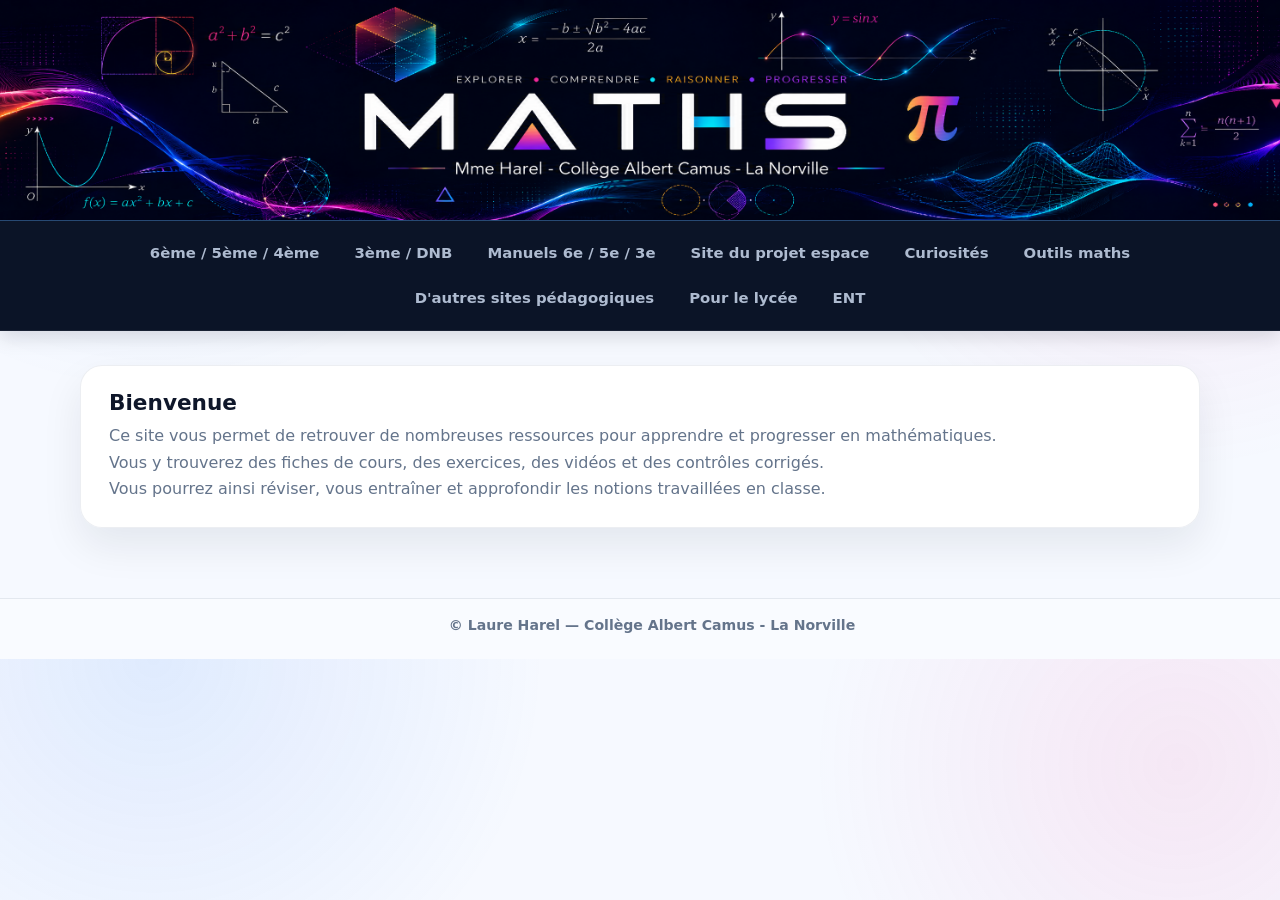
<file: index.html>
<!DOCTYPE html><html lang="fr"><head><meta charset="UTF-8"><meta name="viewport" content="width=device-width,initial-scale=1.0"><title>Site de Mme Harel</title><link rel="stylesheet" href="styles.css"><script src="nav.js" defer></script></head><body><header class="hero"><div class="grid"></div><div class="glow g1"></div><div class="glow g2"></div><div class="glow g3"></div><div class="hero-inner"><div class="hero-copy"><a class="site-home" href="index.html"><div class="badge"><i></i>Mathématiques</div><h1>Site de Mme Harel</h1></a><div class="school">Collège Albert Camus</div><div class="place">La Norville</div></div></div></header><nav class="navbar"><div class="nav-inner"><a class="nav-link" href="6e-5e-4e.html">6ème / 5ème / 4ème</a><a class="nav-link" href="3e-dnb.html">3ème / DNB</a><a class="nav-link" href="manuels.html">Manuels 6e / 5e / 3e</a><a class="nav-link" href="https://espacecamus.github.io/" target="_blank" rel="noopener">Site du projet espace</a><a class="nav-link" href="curiosites.html">Curiosités</a><a class="nav-link" href="outils-maths.html">Outils maths</a><a class="nav-link" href="autres-sites.html">D'autres sites pédagogiques</a><a class="nav-link" href="lycee.html">Pour le lycée</a><a class="nav-link" href="https://www.moncollege-ent.essonne.fr" target="_blank" rel="noopener">ENT</a></div></nav><main><section class="panel welcome"><h2>Bienvenue</h2><p>Ce site vous permet de retrouver de nombreuses ressources pour apprendre et progresser en mathématiques.<br>Vous y trouverez des fiches de cours, des exercices, des vidéos et des contrôles corrigés.<br>Vous pourrez ainsi réviser, vous entraîner et approfondir les notions travaillées en classe.</p></section></main><!-- accueil sans vignettes · refresh deployment --></body></html>
</file>
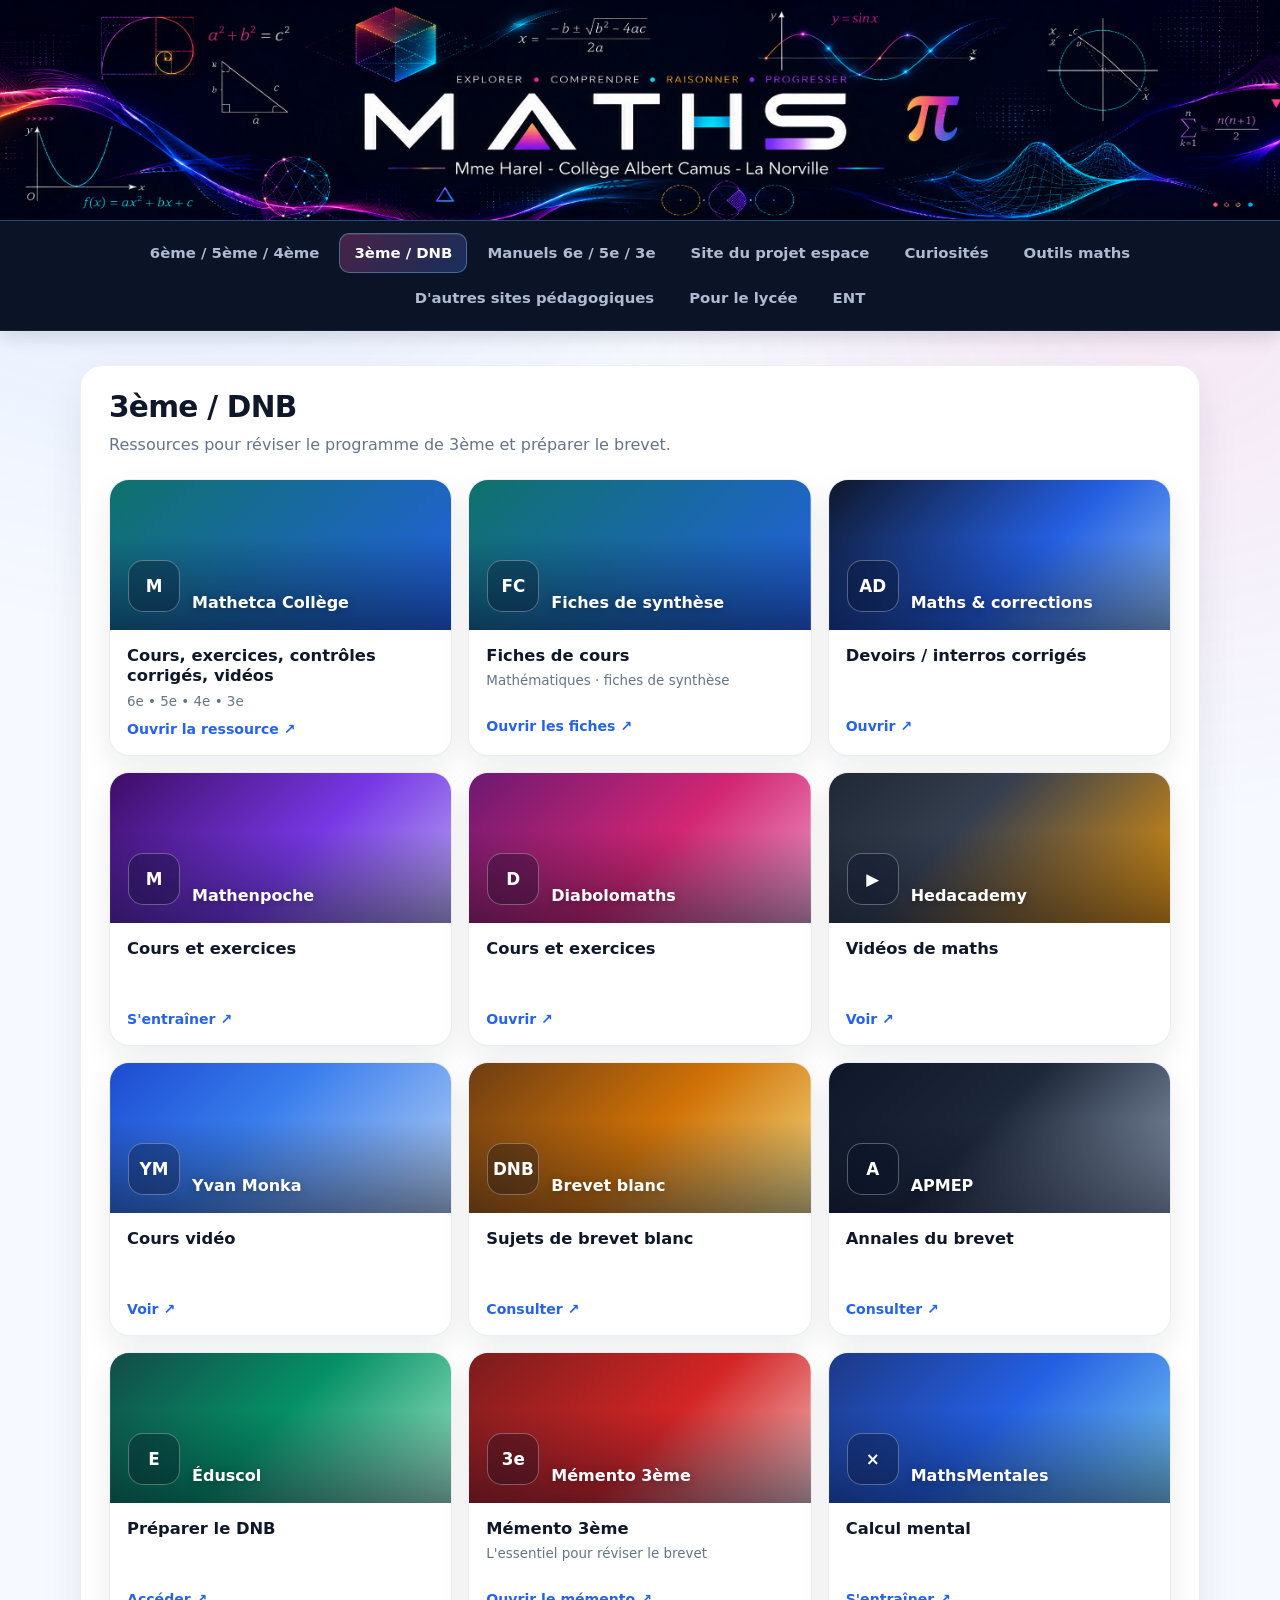
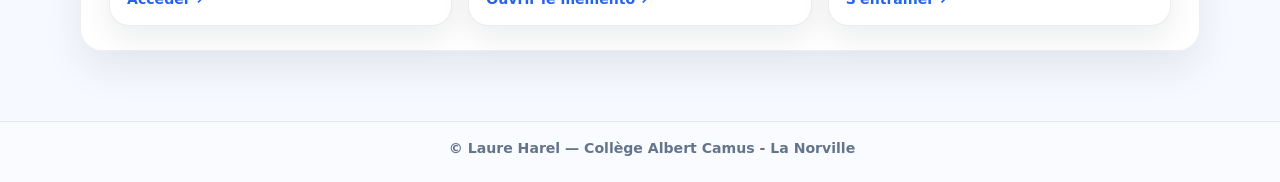
<file: 3e-dnb.html>
<!DOCTYPE html><html lang="fr"><head><meta charset="UTF-8"><meta name="viewport" content="width=device-width,initial-scale=1.0"><title>3ème / DNB - Site de Mme Harel</title><link rel="stylesheet" href="styles.css"><script src="nav.js" defer></script></head><body><header class="hero"><div class="grid"></div><div class="glow g1"></div><div class="glow g2"></div><div class="hero-inner"><div class="hero-copy"><a class="site-home" href="index.html"><div class="badge"><i></i>Mathématiques</div><h1>Site de Mme Harel</h1></a><div class="school">Collège Albert Camus</div><div class="place">La Norville</div></div></div></header><nav class="navbar"><div class="nav-inner"><a class="nav-link" href="6e-5e-4e.html">6ème / 5ème / 4ème</a><a class="nav-link active" href="3e-dnb.html">3ème / DNB</a><a class="nav-link" href="manuels.html">Manuels 6e / 5e / 3e</a><a class="nav-link" href="https://espacecamus.github.io/" target="_blank" rel="noopener">Site du projet espace</a><a class="nav-link" href="curiosites.html">Curiosités</a><a class="nav-link" href="outils-maths.html">Outils maths</a><a class="nav-link" href="autres-sites.html">D'autres sites pédagogiques</a><a class="nav-link" href="lycee.html">Pour le lycée</a><a class="nav-link" href="https://www.moncollege-ent.essonne.fr" target="_blank" rel="noopener">ENT</a></div></nav><main><section class="panel resources"><div class="resources-head"><h2>3ème / DNB</h2><p>Ressources pour réviser le programme de 3ème et préparer le brevet.</p></div><div class="resource-grid"><a class="resource-card" style="--bg:linear-gradient(135deg,#0f766e,#2563eb)" href="https://mathetca.fr/college-mathetca" target="_blank" rel="noopener"><div class="thumb"><div class="thumb-mark">M</div><div class="thumb-name">Mathetca Collège</div></div><div class="resource-body"><div class="resource-title">Cours, exercices, contrôles corrigés, vidéos</div><div class="resource-site">6e • 5e • 4e • 3e</div><div class="resource-action">Ouvrir la ressource ↗</div></div></a><a class="resource-card" style="--bg:linear-gradient(135deg,#0f766e,#2563eb)" href="https://pi.ac3j.fr/mathematiques-fiches-synthese/#C" target="_blank" rel="noopener"><div class="thumb"><div class="thumb-mark">FC</div><div class="thumb-name">Fiches de synthèse</div></div><div class="resource-body"><div class="resource-title">Fiches de cours</div><div class="resource-site">Mathématiques · fiches de synthèse</div><div class="resource-action">Ouvrir les fiches ↗</div></div></a><a class="resource-card d2" href="https://anabelledesgardin.wixsite.com/maths/3eme" target="_blank" rel="noopener"><div class="thumb"><div class="thumb-mark">AD</div><div class="thumb-name">Maths & corrections</div></div><div class="resource-body"><div class="resource-title">Devoirs / interros corrigés</div><div class="resource-action">Ouvrir ↗</div></div></a><a class="resource-card d3" href="https://mathenpoche.sesamath.net/" target="_blank" rel="noopener"><div class="thumb"><div class="thumb-mark">M</div><div class="thumb-name">Mathenpoche</div></div><div class="resource-body"><div class="resource-title">Cours et exercices</div><div class="resource-action">S'entraîner ↗</div></div></a><a class="resource-card d4" href="https://diabolomaths.fr/" target="_blank" rel="noopener"><div class="thumb"><div class="thumb-mark">D</div><div class="thumb-name">Diabolomaths</div></div><div class="resource-body"><div class="resource-title">Cours et exercices</div><div class="resource-action">Ouvrir ↗</div></div></a><a class="resource-card d5" href="https://www.youtube.com/channel/UC8SRYHgGMqAYZehYdznaqvQ" target="_blank" rel="noopener"><div class="thumb"><div class="thumb-mark">▶</div><div class="thumb-name">Hedacademy</div></div><div class="resource-body"><div class="resource-title">Vidéos de maths</div><div class="resource-action">Voir ↗</div></div></a><a class="resource-card d6" href="https://www.youtube.com/channel/UCaDqmzanCq4ZYhdEm0Df9Qg" target="_blank" rel="noopener"><div class="thumb"><div class="thumb-mark">YM</div><div class="thumb-name">Yvan Monka</div></div><div class="resource-body"><div class="resource-title">Cours vidéo</div><div class="resource-action">Voir ↗</div></div></a><a class="resource-card d7" href="https://www.toupty.com/sujets-brevet-blanc-corriges-3eme.html#gsc.tab=0" target="_blank" rel="noopener"><div class="thumb"><div class="thumb-mark">DNB</div><div class="thumb-name">Brevet blanc</div></div><div class="resource-body"><div class="resource-title">Sujets de brevet blanc</div><div class="resource-action">Consulter ↗</div></div></a><a class="resource-card d8" href="https://www.apmep.fr/Annales-du-Brevet-des-colleges" target="_blank" rel="noopener"><div class="thumb"><div class="thumb-mark">A</div><div class="thumb-name">APMEP</div></div><div class="resource-body"><div class="resource-title">Annales du brevet</div><div class="resource-action">Consulter ↗</div></div></a><a class="resource-card d9" href="https://eduscol.education.fr/711/preparer-le-diplome-national-du-brevet-dnb-avec-les-sujets-des-annales" target="_blank" rel="noopener"><div class="thumb"><div class="thumb-mark">E</div><div class="thumb-name">Éduscol</div></div><div class="resource-body"><div class="resource-title">Préparer le DNB</div><div class="resource-action">Accéder ↗</div></div></a><a class="resource-card d11" href="https://blogpeda.region-academique-nouvelle-aquitaine.fr/wp-content/uploads/sites/202/2018/06/fiche-memento-brevet.pdf" target="_blank" rel="noopener"><div class="thumb"><div class="thumb-mark">3e</div><div class="thumb-name">Mémento 3ème</div></div><div class="resource-body"><div class="resource-title">Mémento 3ème</div><div class="resource-site">L'essentiel pour réviser le brevet</div><div class="resource-action">Ouvrir le mémento ↗</div></div></a><a class="resource-card d12" href="https://mathsmentales.net/" target="_blank" rel="noopener"><div class="thumb"><div class="thumb-mark">×</div><div class="thumb-name">MathsMentales</div></div><div class="resource-body"><div class="resource-title">Calcul mental</div><div class="resource-action">S'entraîner ↗</div></div></a></div></section></main></body></html>
</file>
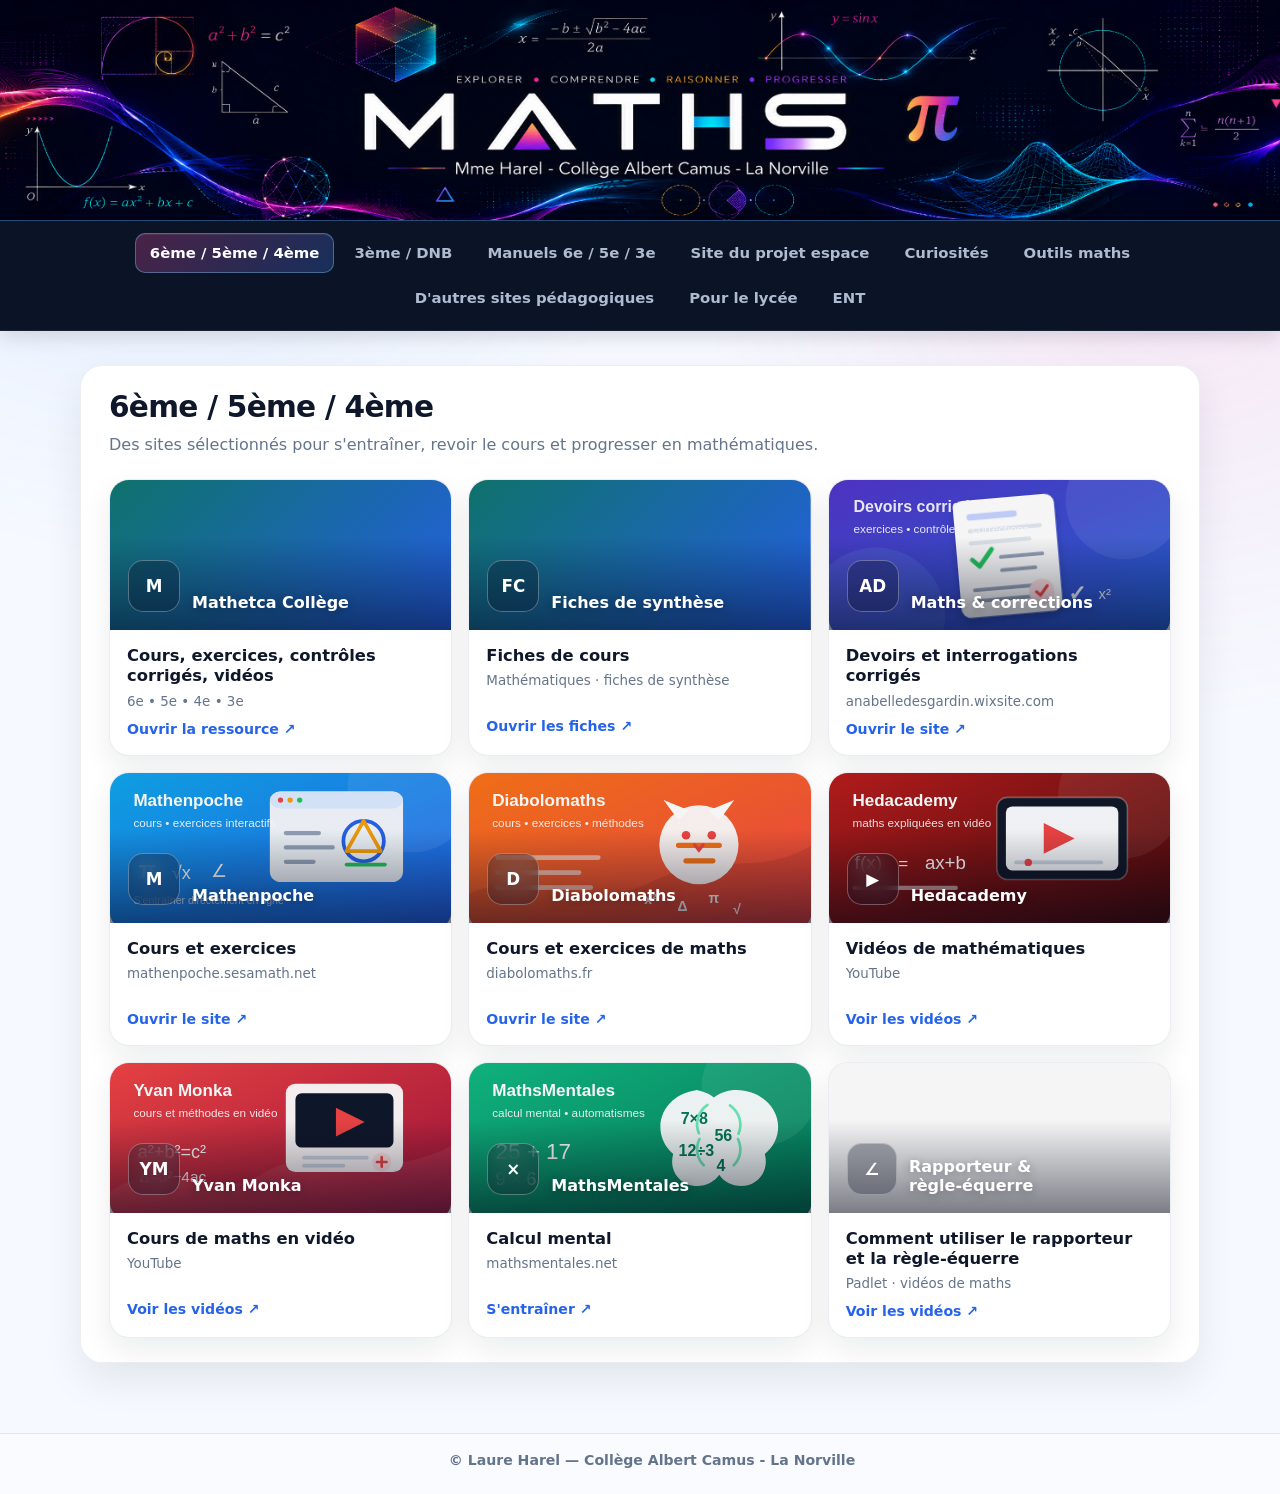
<file: 6e-5e-4e.html>
<!DOCTYPE html><html lang="fr"><head><meta charset="UTF-8"><meta name="viewport" content="width=device-width,initial-scale=1.0"><title>6ème / 5ème / 4ème - Site de Mme Harel</title><link rel="stylesheet" href="styles.css"><script src="nav.js" defer></script></head><body><header class="hero"><div class="grid"></div><div class="glow g1"></div><div class="glow g2"></div><div class="glow g3"></div><div class="hero-inner"><div class="hero-copy"><a class="site-home" href="index.html"><div class="badge"><i></i>Mathématiques</div><h1>Site de Mme Harel</h1></a><div class="school">Collège Albert Camus</div><div class="place">La Norville</div></div></div></header><nav class="navbar"><div class="nav-inner"><a class="nav-link active" href="6e-5e-4e.html">6ème / 5ème / 4ème</a><a class="nav-link" href="3e-dnb.html">3ème / DNB</a><a class="nav-link" href="manuels.html">Manuels 6e / 5e / 3e</a><a class="nav-link" href="https://espacecamus.github.io/" target="_blank" rel="noopener">Site du projet espace</a><a class="nav-link" href="curiosites.html">Curiosités</a><a class="nav-link" href="outils-maths.html">Outils maths</a><a class="nav-link" href="autres-sites.html">D'autres sites pédagogiques</a><a class="nav-link" href="lycee.html">Pour le lycée</a><a class="nav-link" href="https://www.moncollege-ent.essonne.fr" target="_blank" rel="noopener">ENT</a></div></nav><main><section class="panel resources"><div class="resources-head"><h2>6ème / 5ème / 4ème</h2><p>Des sites sélectionnés pour s'entraîner, revoir le cours et progresser en mathématiques.</p></div><div class="resource-grid"><a class="resource-card" style="--bg:linear-gradient(135deg,#0f766e,#2563eb)" href="https://mathetca.fr/college-mathetca" target="_blank" rel="noopener"><div class="thumb"><div class="thumb-mark">M</div><div class="thumb-name">Mathetca Collège</div></div><div class="resource-body"><div class="resource-title">Cours, exercices, contrôles corrigés, vidéos</div><div class="resource-site">6e • 5e • 4e • 3e</div><div class="resource-action">Ouvrir la ressource ↗</div></div></a><a class="resource-card" style="--bg:linear-gradient(135deg,#0f766e,#2563eb)" href="https://pi.ac3j.fr/mathematiques-fiches-synthese/#C" target="_blank" rel="noopener"><div class="thumb"><div class="thumb-mark">FC</div><div class="thumb-name">Fiches de synthèse</div></div><div class="resource-body"><div class="resource-title">Fiches de cours</div><div class="resource-site">Mathématiques · fiches de synthèse</div><div class="resource-action">Ouvrir les fiches ↗</div></div></a><a class="resource-card r1" href="https://anabelledesgardin.wixsite.com/maths/3eme" target="_blank" rel="noopener"><div class="thumb"><div class="thumb-mark">AD</div><div class="thumb-name">Maths & corrections</div></div><div class="resource-body"><div class="resource-title">Devoirs et interrogations corrigés</div><div class="resource-site">anabelledesgardin.wixsite.com</div><div class="resource-action">Ouvrir le site ↗</div></div></a><a class="resource-card r2" href="https://mathenpoche.sesamath.net/" target="_blank" rel="noopener"><div class="thumb"><div class="thumb-mark">M</div><div class="thumb-name">Mathenpoche</div></div><div class="resource-body"><div class="resource-title">Cours et exercices</div><div class="resource-site">mathenpoche.sesamath.net</div><div class="resource-action">Ouvrir le site ↗</div></div></a><a class="resource-card r3" href="https://diabolomaths.fr/" target="_blank" rel="noopener"><div class="thumb"><div class="thumb-mark">D</div><div class="thumb-name">Diabolomaths</div></div><div class="resource-body"><div class="resource-title">Cours et exercices de maths</div><div class="resource-site">diabolomaths.fr</div><div class="resource-action">Ouvrir le site ↗</div></div></a><a class="resource-card r4" href="https://www.youtube.com/channel/UC8SRYHgGMqAYZehYdznaqvQ" target="_blank" rel="noopener"><div class="thumb"><div class="thumb-mark">▶</div><div class="thumb-name">Hedacademy</div></div><div class="resource-body"><div class="resource-title">Vidéos de mathématiques</div><div class="resource-site">YouTube</div><div class="resource-action">Voir les vidéos ↗</div></div></a><a class="resource-card r5" href="https://www.youtube.com/channel/UCaDqmzanCq4ZYhdEm0Df9Qg" target="_blank" rel="noopener"><div class="thumb"><div class="thumb-mark">YM</div><div class="thumb-name">Yvan Monka</div></div><div class="resource-body"><div class="resource-title">Cours de maths en vidéo</div><div class="resource-site">YouTube</div><div class="resource-action">Voir les vidéos ↗</div></div></a><a class="resource-card r6" href="https://mathsmentales.net/" target="_blank" rel="noopener"><div class="thumb"><div class="thumb-mark">×</div><div class="thumb-name">MathsMentales</div></div><div class="resource-body"><div class="resource-title">Calcul mental</div><div class="resource-site">mathsmentales.net</div><div class="resource-action">S'entraîner ↗</div></div></a><a class="resource-card" href="https://padlet.com/padfse/videos-de-maths-si3xxl2xj77cey24" target="_blank" rel="noopener"><div class="thumb" style="--bg:url('https://www.cdiscount.com/pdt2/2/6/2/1/700x700/sss1689645806262/rw/aleph-pack-rentree-regle-equerre-grand-modele.jpg') center/cover no-repeat"><div class="thumb-mark">∠</div><div class="thumb-name">Rapporteur & règle-équerre</div></div><div class="resource-body"><div class="resource-title">Comment utiliser le rapporteur et la règle-équerre</div><div class="resource-site">Padlet · vidéos de maths</div><div class="resource-action">Voir les vidéos ↗</div></div></a></div></section></main></body></html>
</file>
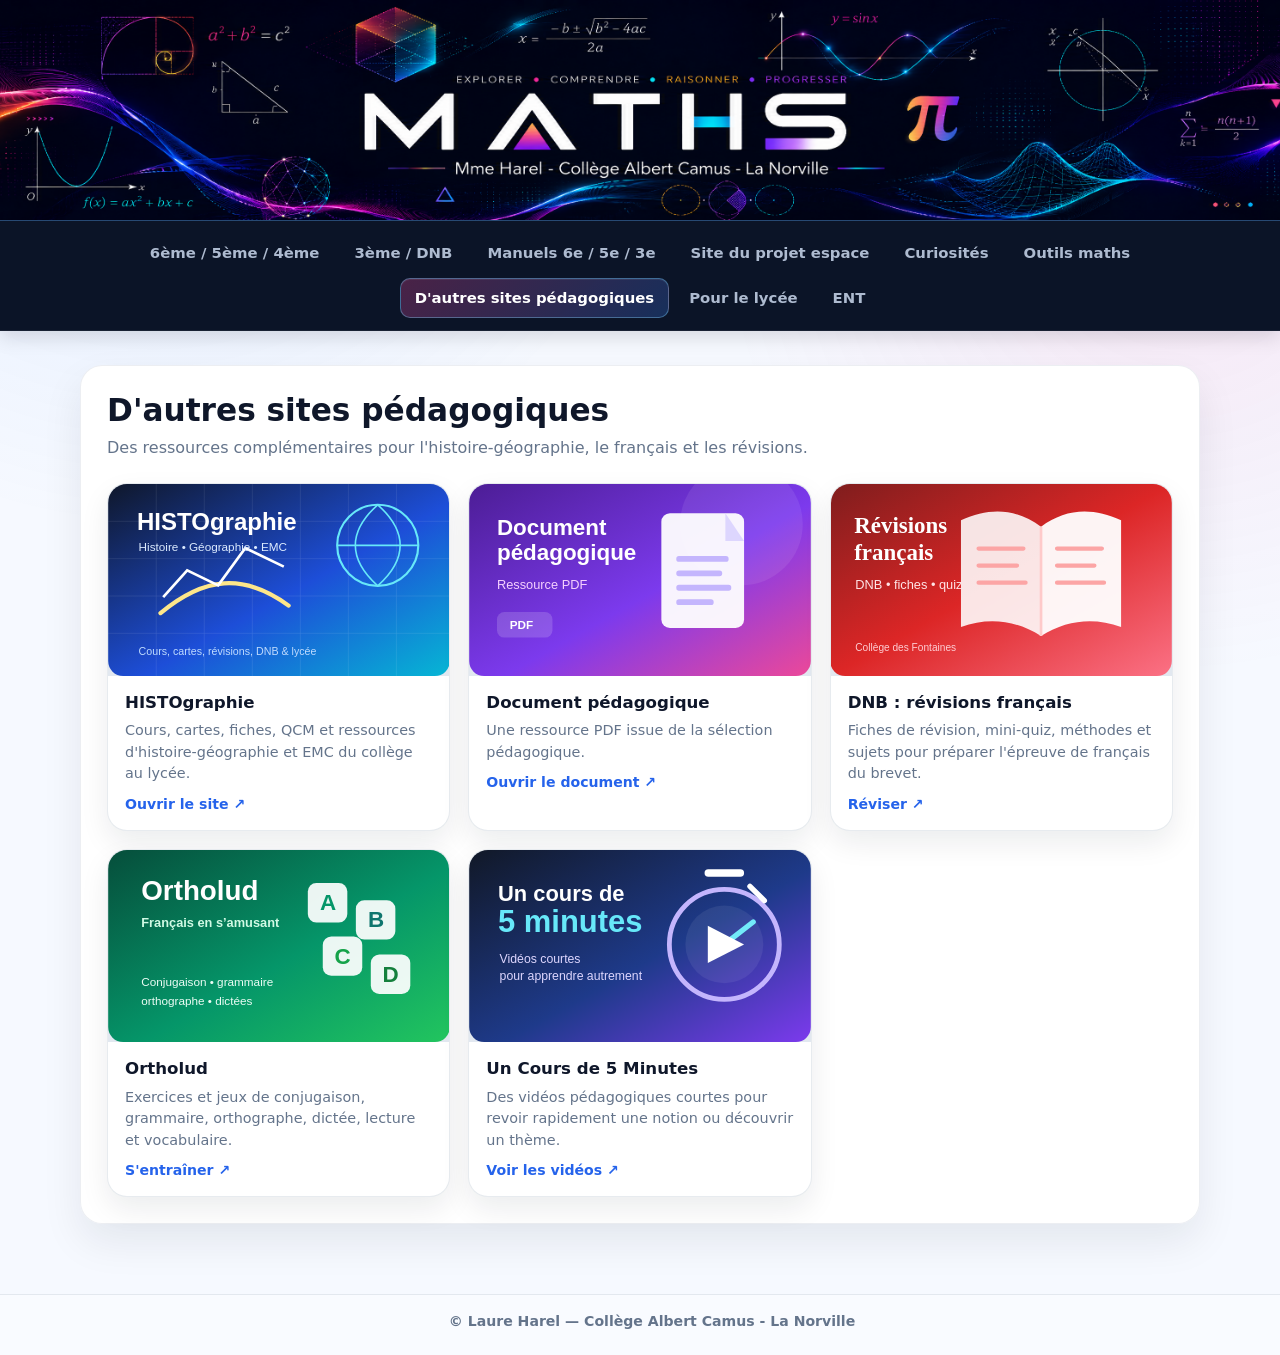
<file: autres-sites.html>
<!DOCTYPE html><html lang="fr"><head><meta charset="UTF-8"><meta name="viewport" content="width=device-width,initial-scale=1.0"><title>Autres sites pédagogiques - Site de Mme Harel</title><link rel="stylesheet" href="styles.css"><script src="nav.js" defer></script><style>
.sites-wrap{padding:26px}.sites-head h2{margin:0 0 7px;font-size:clamp(1.5rem,3vw,1.95rem)}.sites-head p{margin:0;color:#64748b;line-height:1.6}.sites-grid{display:grid;grid-template-columns:repeat(3,minmax(0,1fr));gap:18px;margin-top:22px}.site-card{overflow:hidden;border-radius:20px;text-decoration:none;color:#0f172a;background:#fff;border:1px solid rgba(148,163,184,.22);box-shadow:0 12px 29px rgba(15,23,42,.08);transition:transform .2s ease,box-shadow .2s ease,border-color .2s ease}.site-card:hover{transform:translateY(-5px);box-shadow:0 20px 42px rgba(15,23,42,.13);border-color:rgba(59,130,246,.35)}.site-thumb{display:block;width:100%;aspect-ratio:16/9;object-fit:cover;background:#e2e8f0}.site-body{padding:16px 17px 18px}.site-body h3{margin:0 0 7px;font-size:1.04rem;line-height:1.3}.site-body p{margin:0;color:#64748b;font-size:.9rem;line-height:1.5}.site-go{display:block;margin-top:11px;color:#2563eb;font-size:.88rem;font-weight:800}@media(max-width:900px){.sites-grid{grid-template-columns:repeat(2,minmax(0,1fr))}}@media(max-width:560px){.sites-wrap{padding:16px}.sites-grid{grid-template-columns:1fr}}
</style></head><body><header class="hero"><div class="grid"></div><div class="glow g1"></div><div class="hero-inner"><div class="hero-copy"><a class="site-home" href="index.html"><div class="badge"><i></i>Mathématiques</div><h1>Site de Mme Harel</h1></a><div class="school">Collège Albert Camus</div><div class="place">La Norville</div></div></div></header><nav class="navbar"><div class="nav-inner"><a class="nav-link" href="6e-5e-4e.html">6ème / 5ème / 4ème</a><a class="nav-link" href="3e-dnb.html">3ème / DNB</a><a class="nav-link" href="manuels.html">Manuels 6e / 5e / 3e</a><a class="nav-link" href="https://espacecamus.github.io/" target="_blank" rel="noopener">Site du projet espace</a><a class="nav-link" href="curiosites.html">Curiosités</a><a class="nav-link" href="outils-maths.html">Outils maths</a><a class="nav-link active" href="autres-sites.html">D'autres sites pédagogiques</a><a class="nav-link" href="lycee.html">Pour le lycée</a><a class="nav-link" href="https://www.moncollege-ent.essonne.fr" target="_blank" rel="noopener">ENT</a></div></nav><main><section class="panel sites-wrap"><div class="sites-head"><h2>D'autres sites pédagogiques</h2><p>Des ressources complémentaires pour l'histoire-géographie, le français et les révisions.</p></div><div class="sites-grid">
<a class="site-card" href="https://histographie.net/" target="_blank" rel="noopener"><img class="site-thumb" src="assets/thumbs/histographie.svg" alt="Miniature Histographie"><div class="site-body"><h3>HISTOgraphie</h3><p>Cours, cartes, fiches, QCM et ressources d'histoire-géographie et EMC du collège au lycée.</p><span class="site-go">Ouvrir le site ↗</span></div></a>
<a class="site-card" href="https://storage.googleapis.com/padlet-uploads-usc1/932743691/2645bb8ac218081366a86283807e3302/File7.pdf?Expires=1788354763&amp;GoogleAccessId=gcs-url-signer-june2026%40logical-handler-867.iam.gserviceaccount.com&amp;Signature=eTGc5zKqPZv8lc%2B2f%2FXZlGbGXmJO%2F9OEOGfVDYVZ3WkzJZuOqYJOSrrEMJc%2Fhw8KA5camfwaoR5XCswKNY3PCW0ii1HxbyY7gLOgTtPBByFPtSd2nLywr3DrZ2JnIboPVDm8FySPqQj%2Ben5I%2FlCL3cj796fu6Bm2CguIhA7whyTg%2BHvvMAosCHE1%2FpKhaixiqh8fajmxNU75m%2BSPnYRWbNMNN1QeFf%2Bw7kEJt9nolkGBR1l%2B4xkhOCNhTzc4K6qzeHFhV3RWHmwcHDmYYsTGlFZcw572LnxeK0%2BKwRwLR3T6NIAky9RbPUZNBAFf70jTz6Ab2sdPwxmd%2BQSvdwjYIg%3D%3D&amp;original-url=https%3A%2F%2Fpadlet-uploads-usc1.storage.googleapis.com%2F932743691%2F2645bb8ac218081366a86283807e3302%2FFile7.pdf" target="_blank" rel="noopener"><img class="site-thumb" src="assets/thumbs/document-pedagogique.svg" alt="Miniature document pédagogique"><div class="site-body"><h3>Document pédagogique</h3><p>Une ressource PDF issue de la sélection pédagogique.</p><span class="site-go">Ouvrir le document ↗</span></div></a>
<a class="site-card" href="https://www.college-des-fontaines-laguerche.ac-rennes.fr/spip.php?article377" target="_blank" rel="noopener"><img class="site-thumb" src="assets/thumbs/revisions-francais.svg" alt="Miniature révisions français"><div class="site-body"><h3>DNB : révisions français</h3><p>Fiches de révision, mini-quiz, méthodes et sujets pour préparer l'épreuve de français du brevet.</p><span class="site-go">Réviser ↗</span></div></a>
<a class="site-card" href="https://www.ortholud.com/index.html" target="_blank" rel="noopener"><img class="site-thumb" src="assets/thumbs/ortholud.svg" alt="Miniature Ortholud"><div class="site-body"><h3>Ortholud</h3><p>Exercices et jeux de conjugaison, grammaire, orthographe, dictée, lecture et vocabulaire.</p><span class="site-go">S'entraîner ↗</span></div></a>
<a class="site-card" href="https://www.youtube.com/channel/UCjkzUbdyYEV-ScU6mHyADAg" target="_blank" rel="noopener"><img class="site-thumb" src="assets/thumbs/cours-5-minutes.svg" alt="Miniature Un cours de 5 minutes"><div class="site-body"><h3>Un Cours de 5 Minutes</h3><p>Des vidéos pédagogiques courtes pour revoir rapidement une notion ou découvrir un thème.</p><span class="site-go">Voir les vidéos ↗</span></div></a>
</div></section></main></body></html>
</file>
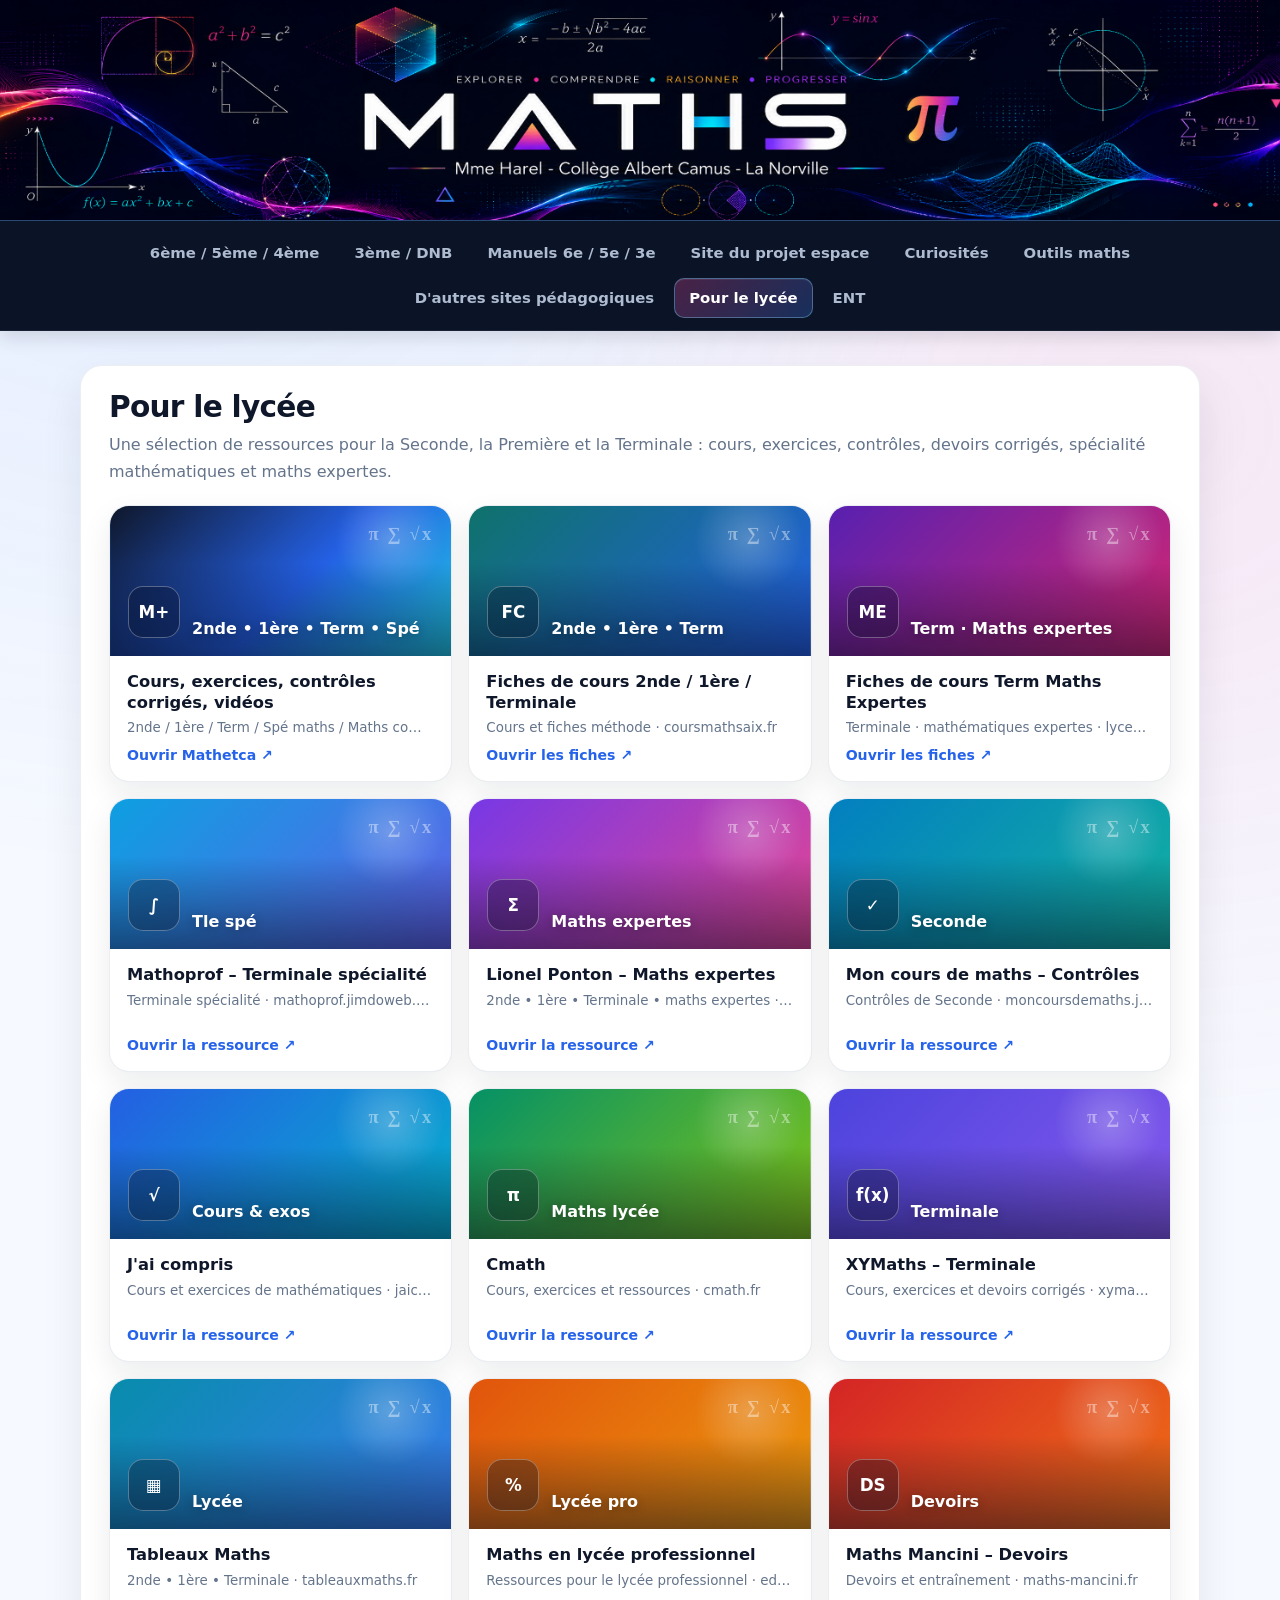
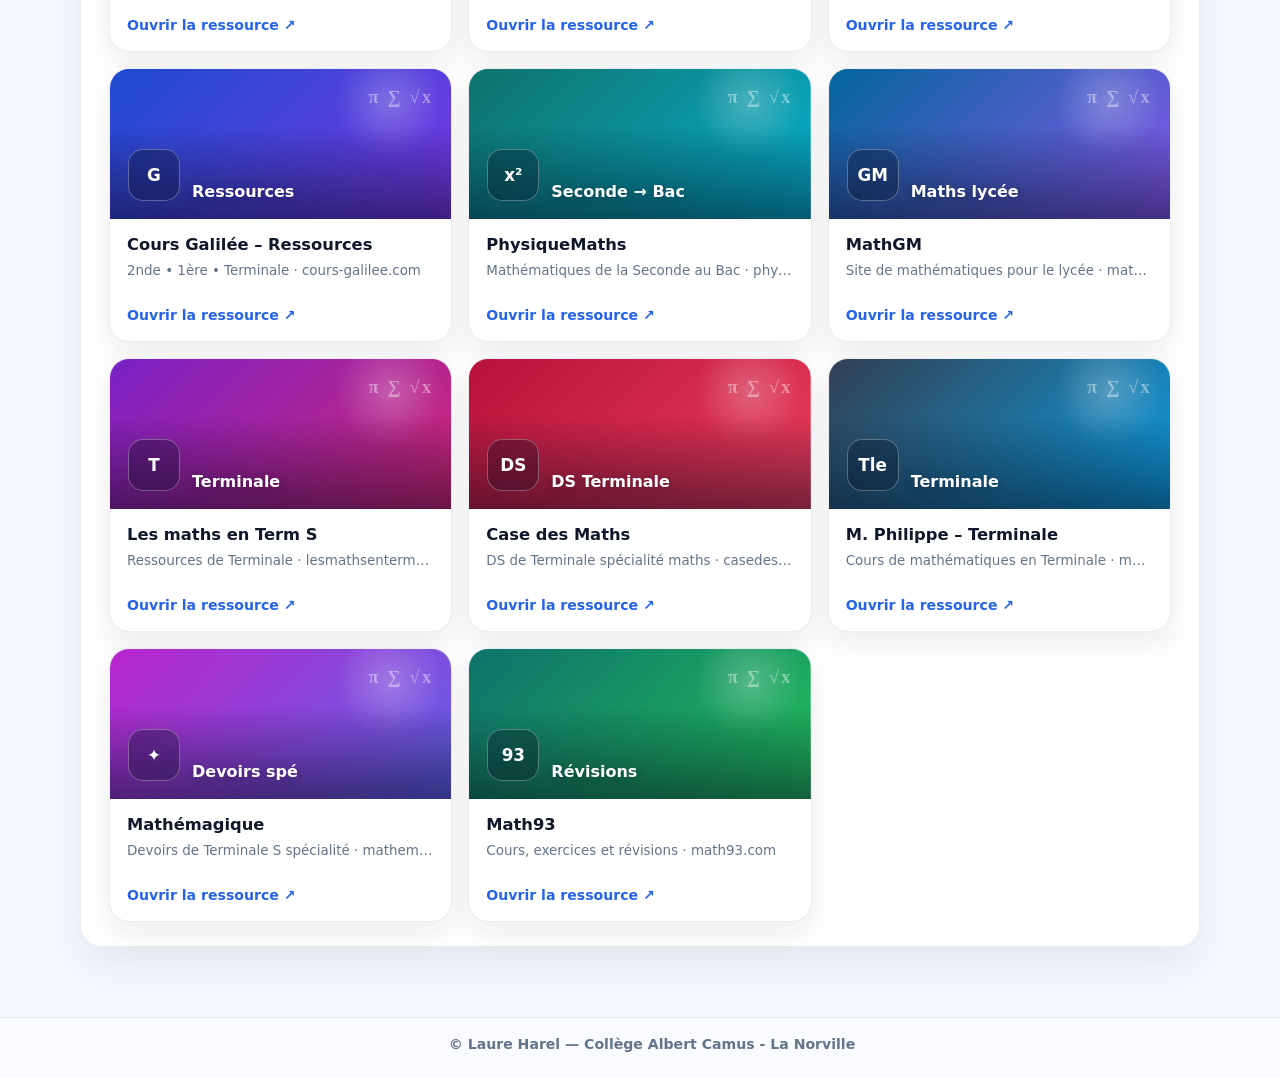
<file: lycee.html>
<!DOCTYPE html><html lang="fr"><head><meta charset="UTF-8"><meta name="viewport" content="width=device-width,initial-scale=1.0"><title>Pour le lycée - Site de Mme Harel</title><link rel="stylesheet" href="styles.css"><script src="nav.js" defer></script><style>.lycee-note{margin-top:12px;padding:12px 15px;border-radius:14px;background:#eff6ff;color:#475569;font-size:.92rem;line-height:1.55}.thumb{background-image:radial-gradient(circle at 82% 22%,rgba(255,255,255,.26),transparent 18%),var(--bg)!important}.thumb:after{content:"π   ∑   √x";position:absolute;right:18px;top:18px;color:rgba(255,255,255,.42);font:700 1.15rem Georgia,serif;letter-spacing:.12em}@media(max-width:560px){.resources-head p{font-size:.95rem}}</style></head><body><header class="hero"><div class="grid"></div><div class="glow g1"></div><div class="hero-inner"><div class="hero-copy"><a class="site-home" href="index.html"><div class="badge"><i></i>Mathématiques</div><h1>Site de Mme Harel</h1></a><div class="school">Collège Albert Camus</div><div class="place">La Norville</div></div></div></header><nav class="navbar"><div class="nav-inner"><a class="nav-link" href="6e-5e-4e.html">6ème / 5ème / 4ème</a><a class="nav-link" href="3e-dnb.html">3ème / DNB</a><a class="nav-link" href="manuels.html">Manuels 6e / 5e / 3e</a><a class="nav-link" href="https://espacecamus.github.io/" target="_blank" rel="noopener">Site du projet espace</a><a class="nav-link" href="curiosites.html">Curiosités</a><a class="nav-link" href="outils-maths.html">Outils maths</a><a class="nav-link" href="autres-sites.html">D'autres sites pédagogiques</a><a class="nav-link active" href="lycee.html">Pour le lycée</a><a class="nav-link" href="https://www.moncollege-ent.essonne.fr" target="_blank" rel="noopener">ENT</a></div></nav><main><section class="panel resources"><div class="resources-head"><h2>Pour le lycée</h2><p>Une sélection de ressources pour la Seconde, la Première et la Terminale : cours, exercices, contrôles, devoirs corrigés, spécialité mathématiques et maths expertes.</p></div><div class="resource-grid"><a class="resource-card" href="https://mathetca.fr/" target="_blank" rel="noopener"><div class="thumb" style="--bg:linear-gradient(135deg,#0f172a,#2563eb 55%,#22d3ee)"><span class="thumb-mark">M+</span><span class="thumb-name">2nde • 1ère • Term • Spé</span></div><div class="resource-body"><span class="resource-title">Cours, exercices, contrôles corrigés, vidéos</span><span class="resource-site">2nde / 1ère / Term / Spé maths / Maths complémentaires / Maths expertes</span><span class="resource-action">Ouvrir Mathetca ↗</span></div></a><a class="resource-card" href="https://coursmathsaix.fr/fiche-methode-maths-terminale/" target="_blank" rel="noopener"><div class="thumb" style="--bg:linear-gradient(135deg,#0f766e,#2563eb)"><span class="thumb-mark">FC</span><span class="thumb-name">2nde • 1ère • Term</span></div><div class="resource-body"><span class="resource-title">Fiches de cours 2nde / 1ère / Terminale</span><span class="resource-site">Cours et fiches méthode · coursmathsaix.fr</span><span class="resource-action">Ouvrir les fiches ↗</span></div></a><a class="resource-card" href="https://www.lyceedadultes.fr/sitepedagogique/pages/mathTerm_exp.html" target="_blank" rel="noopener"><div class="thumb" style="--bg:linear-gradient(135deg,#5b21b6,#db2777)"><span class="thumb-mark">ME</span><span class="thumb-name">Term · Maths expertes</span></div><div class="resource-body"><span class="resource-title">Fiches de cours Term Maths Expertes</span><span class="resource-site">Terminale · mathématiques expertes · lyceedadultes.fr</span><span class="resource-action">Ouvrir les fiches ↗</span></div></a><a class="resource-card" href="https://mathoprof.jimdoweb.com/terminale-sp%C3%A9cialit%C3%A9/" target="_blank" rel="noopener"><div class="thumb" style="--bg:linear-gradient(135deg,#0ea5e9,#6366f1)"><span class="thumb-mark">∫</span><span class="thumb-name">Tle spé</span></div><div class="resource-body"><span class="resource-title">Mathoprof – Terminale spécialité</span><span class="resource-site">Terminale spécialité · mathoprof.jimdoweb.com</span><span class="resource-action">Ouvrir la ressource ↗</span></div></a><a class="resource-card" href="https://lionelponton.fr/Terminale-math%C3%A9matiques-expertes/" target="_blank" rel="noopener"><div class="thumb" style="--bg:linear-gradient(135deg,#7c3aed,#ec4899)"><span class="thumb-mark">Σ</span><span class="thumb-name">Maths expertes</span></div><div class="resource-body"><span class="resource-title">Lionel Ponton – Maths expertes</span><span class="resource-site">2nde • 1ère • Terminale • maths expertes · lionelponton.fr</span><span class="resource-action">Ouvrir la ressource ↗</span></div></a><a class="resource-card" href="https://moncoursdemaths.jimdofree.com/seconde/contr%C3%B4les/contr%C3%B4les-2021-2022/" target="_blank" rel="noopener"><div class="thumb" style="--bg:linear-gradient(135deg,#0284c7,#14b8a6)"><span class="thumb-mark">✓</span><span class="thumb-name">Seconde</span></div><div class="resource-body"><span class="resource-title">Mon cours de maths – Contrôles</span><span class="resource-site">Contrôles de Seconde · moncoursdemaths.jimdofree.com</span><span class="resource-action">Ouvrir la ressource ↗</span></div></a><a class="resource-card" href="https://jaicompris.com/" target="_blank" rel="noopener"><div class="thumb" style="--bg:linear-gradient(135deg,#2563eb,#06b6d4)"><span class="thumb-mark">√</span><span class="thumb-name">Cours &amp; exos</span></div><div class="resource-body"><span class="resource-title">J&#x27;ai compris</span><span class="resource-site">Cours et exercices de mathématiques · jaicompris.com</span><span class="resource-action">Ouvrir la ressource ↗</span></div></a><a class="resource-card" href="https://www.cmath.fr/index.php" target="_blank" rel="noopener"><div class="thumb" style="--bg:linear-gradient(135deg,#059669,#84cc16)"><span class="thumb-mark">π</span><span class="thumb-name">Maths lycée</span></div><div class="resource-body"><span class="resource-title">Cmath</span><span class="resource-site">Cours, exercices et ressources · cmath.fr</span><span class="resource-action">Ouvrir la ressource ↗</span></div></a><a class="resource-card" href="https://xymaths.fr/Lycee/TS/Mathematiques-Terminale-S.php" target="_blank" rel="noopener"><div class="thumb" style="--bg:linear-gradient(135deg,#4f46e5,#8b5cf6)"><span class="thumb-mark">f(x)</span><span class="thumb-name">Terminale</span></div><div class="resource-body"><span class="resource-title">XYMaths – Terminale</span><span class="resource-site">Cours, exercices et devoirs corrigés · xymaths.fr</span><span class="resource-action">Ouvrir la ressource ↗</span></div></a><a class="resource-card" href="http://tableauxmaths.fr/spip/spip.php?rubrique98" target="_blank" rel="noopener"><div class="thumb" style="--bg:linear-gradient(135deg,#0891b2,#3b82f6)"><span class="thumb-mark">▦</span><span class="thumb-name">Lycée</span></div><div class="resource-body"><span class="resource-title">Tableaux Maths</span><span class="resource-site">2nde • 1ère • Terminale · tableauxmaths.fr</span><span class="resource-action">Ouvrir la ressource ↗</span></div></a><a class="resource-card" href="https://www.edupuy.fr/drouant/" target="_blank" rel="noopener"><div class="thumb" style="--bg:linear-gradient(135deg,#ea580c,#f59e0b)"><span class="thumb-mark">%</span><span class="thumb-name">Lycée pro</span></div><div class="resource-body"><span class="resource-title">Maths en lycée professionnel</span><span class="resource-site">Ressources pour le lycée professionnel · edupuy.fr</span><span class="resource-action">Ouvrir la ressource ↗</span></div></a><a class="resource-card" href="https://www.maths-mancini.fr/devoir-2/" target="_blank" rel="noopener"><div class="thumb" style="--bg:linear-gradient(135deg,#dc2626,#f97316)"><span class="thumb-mark">DS</span><span class="thumb-name">Devoirs</span></div><div class="resource-body"><span class="resource-title">Maths Mancini – Devoirs</span><span class="resource-site">Devoirs et entraînement · maths-mancini.fr</span><span class="resource-action">Ouvrir la ressource ↗</span></div></a><a class="resource-card" href="https://cours-galilee.com/ressources-2/" target="_blank" rel="noopener"><div class="thumb" style="--bg:linear-gradient(135deg,#1d4ed8,#7c3aed)"><span class="thumb-mark">G</span><span class="thumb-name">Ressources</span></div><div class="resource-body"><span class="resource-title">Cours Galilée – Ressources</span><span class="resource-site">2nde • 1ère • Terminale · cours-galilee.com</span><span class="resource-action">Ouvrir la ressource ↗</span></div></a><a class="resource-card" href="https://www.physiquemaths.fr/mathssecondebac.php" target="_blank" rel="noopener"><div class="thumb" style="--bg:linear-gradient(135deg,#0f766e,#06b6d4)"><span class="thumb-mark">x²</span><span class="thumb-name">Seconde → Bac</span></div><div class="resource-body"><span class="resource-title">PhysiqueMaths</span><span class="resource-site">Mathématiques de la Seconde au Bac · physiquemaths.fr</span><span class="resource-action">Ouvrir la ressource ↗</span></div></a><a class="resource-card" href="https://www.mathgm.fr/" target="_blank" rel="noopener"><div class="thumb" style="--bg:linear-gradient(135deg,#0369a1,#8b5cf6)"><span class="thumb-mark">GM</span><span class="thumb-name">Maths lycée</span></div><div class="resource-body"><span class="resource-title">MathGM</span><span class="resource-site">Site de mathématiques pour le lycée · mathgm.fr</span><span class="resource-action">Ouvrir la ressource ↗</span></div></a><a class="resource-card" href="https://lesmathsenterms.jimdofree.com/sitemap/" target="_blank" rel="noopener"><div class="thumb" style="--bg:linear-gradient(135deg,#7e22ce,#db2777)"><span class="thumb-mark">T</span><span class="thumb-name">Terminale</span></div><div class="resource-body"><span class="resource-title">Les maths en Term S</span><span class="resource-site">Ressources de Terminale · lesmathsenterms.jimdofree.com</span><span class="resource-action">Ouvrir la ressource ↗</span></div></a><a class="resource-card" href="https://casedesmaths.net/term-generale-spe-maths/ds-tmaths-2023-2024" target="_blank" rel="noopener"><div class="thumb" style="--bg:linear-gradient(135deg,#be123c,#f43f5e)"><span class="thumb-mark">DS</span><span class="thumb-name">DS Terminale</span></div><div class="resource-body"><span class="resource-title">Case des Maths</span><span class="resource-site">DS de Terminale spécialité maths · casedesmaths.net</span><span class="resource-action">Ouvrir la ressource ↗</span></div></a><a class="resource-card" href="https://mphilippe.fr/TScours.php" target="_blank" rel="noopener"><div class="thumb" style="--bg:linear-gradient(135deg,#334155,#0ea5e9)"><span class="thumb-mark">Tle</span><span class="thumb-name">Terminale</span></div><div class="resource-body"><span class="resource-title">M. Philippe – Terminale</span><span class="resource-site">Cours de mathématiques en Terminale · mphilippe.fr</span><span class="resource-action">Ouvrir la ressource ↗</span></div></a><a class="resource-card" href="https://mathemagique.wixsite.com/mathemagique/devoirs-term-s-spe" target="_blank" rel="noopener"><div class="thumb" style="--bg:linear-gradient(135deg,#c026d3,#6366f1)"><span class="thumb-mark">✦</span><span class="thumb-name">Devoirs spé</span></div><div class="resource-body"><span class="resource-title">Mathémagique</span><span class="resource-site">Devoirs de Terminale S spécialité · mathemagique.wixsite.com</span><span class="resource-action">Ouvrir la ressource ↗</span></div></a><a class="resource-card" href="https://www.math93.com/" target="_blank" rel="noopener"><div class="thumb" style="--bg:linear-gradient(135deg,#0f766e,#22c55e)"><span class="thumb-mark">93</span><span class="thumb-name">Révisions</span></div><div class="resource-body"><span class="resource-title">Math93</span><span class="resource-site">Cours, exercices et révisions · math93.com</span><span class="resource-action">Ouvrir la ressource ↗</span></div></a></div></section></main></body></html>
</file>
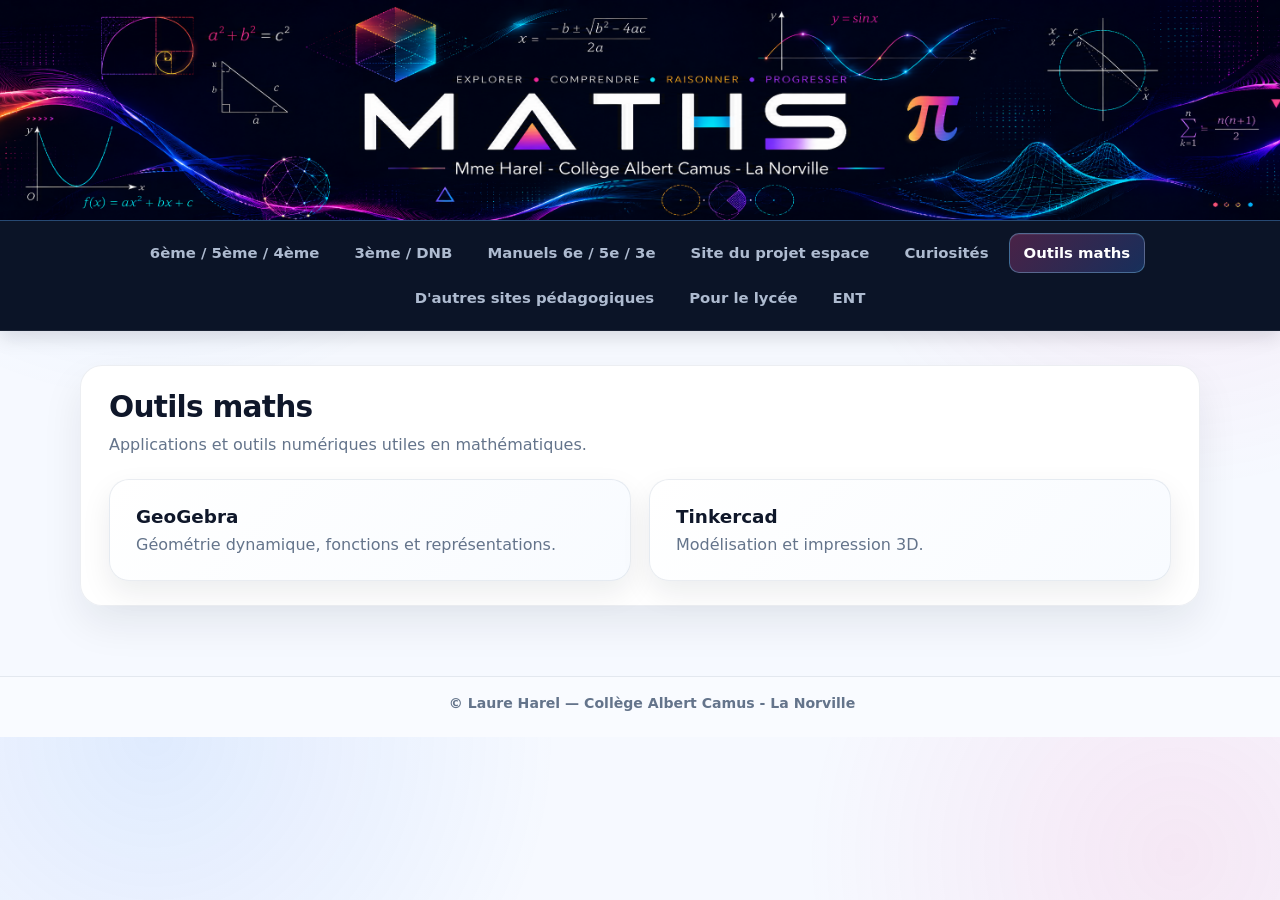
<file: outils-maths.html>
<!DOCTYPE html><html lang="fr"><head><meta charset="UTF-8"><meta name="viewport" content="width=device-width,initial-scale=1.0"><title>Outils maths - Site de Mme Harel</title><link rel="stylesheet" href="styles.css"><script src="nav.js" defer></script></head><body><header class="hero"><div class="grid"></div><div class="glow g1"></div><div class="hero-inner"><div class="hero-copy"><a class="site-home" href="index.html"><div class="badge"><i></i>Mathématiques</div><h1>Site de Mme Harel</h1></a><div class="school">Collège Albert Camus</div><div class="place">La Norville</div></div></div></header><nav class="navbar"><div class="nav-inner"><a class="nav-link" href="6e-5e-4e.html">6ème / 5ème / 4ème</a><a class="nav-link" href="3e-dnb.html">3ème / DNB</a><a class="nav-link" href="manuels.html">Manuels 6e / 5e / 3e</a><a class="nav-link" href="https://espacecamus.github.io/" target="_blank" rel="noopener">Site du projet espace</a><a class="nav-link" href="curiosites.html">Curiosités</a><a class="nav-link active" href="outils-maths.html">Outils maths</a><a class="nav-link" href="autres-sites.html">D'autres sites pédagogiques</a><a class="nav-link" href="lycee.html">Pour le lycée</a><a class="nav-link" href="https://www.moncollege-ent.essonne.fr" target="_blank" rel="noopener">ENT</a></div></nav><main><section class="panel resources"><div class="resources-head"><h2>Outils maths</h2><p>Applications et outils numériques utiles en mathématiques.</p></div><div class="tools-grid"><a class="tool-card" href="https://www.geogebra.org/" target="_blank" rel="noopener"><b>GeoGebra</b><span>Géométrie dynamique, fonctions et représentations.</span></a><a class="tool-card" href="https://www.tinkercad.com/" target="_blank" rel="noopener"><b>Tinkercad</b><span>Modélisation et impression 3D.</span></a></div></section></main></body></html>
</file>
<file: styles.css>
:root{--paper:#f6f9ff;--ink:#0f172a;--muted:#64748b;--cyan:#22d3ee;--blue:#3b82f6;--violet:#8b5cf6;--pink:#ec4899;--orange:#f97316;--yellow:#facc15;--green:#84cc16;--line:rgba(148,163,184,.18)}
*{box-sizing:border-box}html{scroll-behavior:smooth}body{margin:0;font-family:Inter,ui-sans-serif,system-ui,-apple-system,BlinkMacSystemFont,"Segoe UI",sans-serif;background:radial-gradient(circle at 12% 0%,rgba(59,130,246,.12),transparent 30%),radial-gradient(circle at 92% 16%,rgba(236,72,153,.10),transparent 28%),var(--paper);color:var(--ink)}a{color:inherit}img,svg{max-width:100%}
.hero{position:relative;min-height:clamp(220px,16.67vw,320px);overflow:hidden;color:#fff;background:#020817 url('assets/banner-maths-mme-harel.jpg') center/cover no-repeat}
.grid,.glow,.math-layer,.visual,.badge,.school,.place{display:none!important}.hero-inner{position:relative;width:100%;min-height:inherit;margin:0;padding:0}.hero-copy{position:absolute;inset:0}.site-home{position:absolute;inset:0;display:block;text-decoration:none;color:transparent;font-size:0}h1,.hero-copy:after,.hero-inner:after{display:none!important}
.navbar{position:sticky;top:0;z-index:30;background:rgba(4,13,33,.97);border-top:1px solid rgba(91,171,255,.35);border-bottom:1px solid rgba(255,255,255,.06);box-shadow:0 7px 18px rgba(2,6,23,.12);backdrop-filter:blur(12px)}.nav-inner{display:flex;flex-wrap:wrap;align-items:center;justify-content:center;gap:5px;overflow:visible;white-space:normal;width:min(1380px,100%);margin:auto;padding:12px 14px}.nav-link{flex:0 0 auto;display:inline-flex;align-items:center;justify-content:center;padding:10px 14px;border-radius:10px;text-decoration:none;color:#aebbd0;font-size:.93rem;font-weight:600;border:1px solid transparent;transition:.2s ease}.nav-link:hover{color:#fff;background:rgba(99,102,241,.14);border-color:rgba(129,140,248,.24)}.nav-link.active{color:#fff;background:linear-gradient(135deg,rgba(236,72,153,.28),rgba(59,130,246,.25));border-color:rgba(125,211,252,.38);box-shadow:inset 0 1px 0 rgba(255,255,255,.07)}.menu-toggle{display:none}
main{width:min(1120px,calc(100% - 40px));margin:34px auto 0;padding-bottom:70px}.panel{background:rgba(255,255,255,.97);border:1px solid var(--line);border-radius:22px;box-shadow:0 18px 40px rgba(15,23,42,.08)}.welcome,.resources{padding:24px 28px}.welcome h2,.resources h2{margin:0 0 8px}.welcome h2{font-size:1.35rem}.welcome p,.resources-head p{margin:0;line-height:1.67;color:var(--muted)}.resources h2{font-size:clamp(1.45rem,2.5vw,1.85rem);letter-spacing:-.025em}.resources-head{margin-bottom:20px}
.home-grid{display:grid;grid-template-columns:repeat(3,minmax(0,1fr));gap:16px;margin-top:24px}.home-card{padding:20px;border-radius:18px;text-decoration:none;background:#fff;border:1px solid rgba(148,163,184,.22);box-shadow:0 10px 26px rgba(15,23,42,.07);transition:.2s ease}.home-card:hover{transform:translateY(-4px);box-shadow:0 16px 34px rgba(15,23,42,.12)}.home-card b{display:block;margin-bottom:6px}.home-card span{font-size:.9rem;color:var(--muted);line-height:1.5}
.resource-grid{display:grid;grid-template-columns:repeat(3,minmax(0,1fr));gap:16px}.resource-card{display:flex;flex-direction:column;overflow:hidden;min-width:0;border-radius:20px;text-decoration:none;color:var(--ink);background:#fff;border:1px solid rgba(148,163,184,.2);box-shadow:0 12px 30px rgba(15,23,42,.08);transition:transform .2s ease,box-shadow .2s ease,border-color .2s ease}.resource-card:hover{transform:translateY(-5px);box-shadow:0 20px 42px rgba(15,23,42,.13);border-color:rgba(96,165,250,.38)}.thumb{position:relative;height:150px;overflow:hidden;padding:18px;display:flex;align-items:flex-end;background:var(--bg);background-position:center;background-size:cover}.thumb:before{content:"";position:absolute;inset:0;background:linear-gradient(to top,rgba(2,6,23,.52),rgba(2,6,23,.04) 62%)}.thumb-mark{position:relative;z-index:2;width:52px;height:52px;border-radius:15px;display:grid;place-items:center;background:rgba(8,15,35,.3);border:1px solid rgba(255,255,255,.3);backdrop-filter:blur(10px);color:#fff;font-weight:900;font-size:1.05rem}.thumb-name{position:relative;z-index:2;margin-left:12px;color:#fff;font-size:1rem;font-weight:800;text-shadow:0 2px 10px rgba(0,0,0,.3)}.resource-body{padding:16px 17px 18px;display:flex;flex-direction:column;gap:7px;min-height:122px}.resource-title{font-weight:850;font-size:1.02rem;line-height:1.25}.resource-site{font-size:.84rem;color:#64748b;overflow:hidden;text-overflow:ellipsis;white-space:nowrap}.resource-action{margin-top:auto;padding-top:5px;font-size:.88rem;font-weight:750;color:#2563eb}
.r1{--bg:url('assets/thumbs/devoirs.svg') center/cover no-repeat}.r2{--bg:url('assets/thumbs/mathenpoche.svg') center/cover no-repeat}.r3{--bg:url('assets/thumbs/diabolomaths.svg') center/cover no-repeat}.r4{--bg:url('assets/thumbs/hedacademy.svg') center/cover no-repeat}.r5{--bg:url('assets/thumbs/yvan-monka.svg') center/cover no-repeat}.r6{--bg:url('assets/thumbs/mathsmentales.svg') center/cover no-repeat}.r7{--bg:url('assets/thumbs/instruments.svg') center/cover no-repeat}.d1{--bg:linear-gradient(135deg,#164e63,#0891b2 42%,#67e8f9)}.d2{--bg:linear-gradient(135deg,#0f172a,#2563eb 58%,#93c5fd)}.d3{--bg:linear-gradient(135deg,#3f0d69,#7c3aed 55%,#c4b5fd)}.d4{--bg:linear-gradient(135deg,#701a75,#db2777 55%,#f9a8d4)}.d5{--bg:linear-gradient(135deg,#1f2937,#374151 38%,#f59e0b)}.d6{--bg:linear-gradient(135deg,#1d4ed8,#3b82f6 42%,#bfdbfe)}.d7{--bg:linear-gradient(135deg,#713f12,#d97706 52%,#fde68a)}.d8{--bg:linear-gradient(135deg,#0f172a,#1e293b 45%,#94a3b8)}.d9{--bg:linear-gradient(135deg,#134e4a,#059669 48%,#a7f3d0)}.d10{--bg:linear-gradient(135deg,#3b0764,#9333ea 55%,#e9d5ff)}.d11{--bg:linear-gradient(135deg,#7f1d1d,#dc2626 55%,#fecaca)}.d12{--bg:linear-gradient(135deg,#1e3a8a,#2563eb 48%,#7dd3fc)}.d13{--bg:linear-gradient(135deg,#14532d,#16a34a 52%,#bbf7d0)}
.manual-grid{display:grid;grid-template-columns:repeat(3,minmax(0,1fr));gap:18px}.manual-card{display:flex;gap:16px;padding:18px;border-radius:20px;background:#fff;border:1px solid rgba(148,163,184,.2);box-shadow:0 10px 24px rgba(15,23,42,.07);text-decoration:none;color:var(--ink);transition:.2s ease}.manual-card:hover{transform:translateY(-4px);box-shadow:0 16px 34px rgba(15,23,42,.12)}.manual-cover{flex:0 0 112px;height:160px;border-radius:14px;position:relative;overflow:hidden;box-shadow:0 16px 28px rgba(15,23,42,.22);border:1px solid rgba(255,255,255,.35)}.manual-body{min-width:0;display:flex;flex-direction:column}.manual-title{font-size:1.05rem;font-weight:850;line-height:1.25}.manual-meta{margin-top:6px;color:var(--muted);font-size:.9rem;line-height:1.5}.manual-action{margin-top:auto;padding-top:10px;font-size:.9rem;font-weight:800;color:#2563eb}
.placeholder{padding:34px;text-align:center}.placeholder h2{margin:0 0 10px}.placeholder p{margin:0;color:var(--muted);line-height:1.6}.tools-grid{display:grid;grid-template-columns:repeat(2,minmax(0,1fr));gap:18px}.tool-card{padding:26px;border-radius:20px;text-decoration:none;background:linear-gradient(135deg,#fff,#f8fbff);border:1px solid rgba(148,163,184,.2);box-shadow:0 12px 30px rgba(15,23,42,.08)}.tool-card b{display:block;font-size:1.15rem;margin-bottom:8px}.tool-card span{color:var(--muted)}
body::after{content:"© Laure Harel — Collège Albert Camus - La Norville";display:block;width:100%;padding:18px 12px 26px;text-align:center;color:#64748b;font-size:.88rem;font-weight:600;border-top:1px solid rgba(148,163,184,.22);background:rgba(255,255,255,.35)}
@media(max-width:1050px){.nav-link{font-size:.88rem;padding:9px 11px}.manual-grid{grid-template-columns:1fr}.home-grid{grid-template-columns:repeat(2,minmax(0,1fr))}}
@media(max-width:1024px){body{overflow-x:hidden}.hero{min-height:220px;background-size:cover;background-position:center;background-repeat:no-repeat;background-color:#020817}.hero-inner{min-height:220px}.navbar{position:sticky;top:0;padding:8px 10px}.menu-toggle{width:min(560px,100%);min-height:48px;margin:0 auto;padding:10px 14px;display:flex;align-items:center;justify-content:space-between;gap:12px;border:1px solid rgba(125,211,252,.38);border-radius:12px;background:linear-gradient(135deg,rgba(30,41,59,.98),rgba(15,23,42,.98));color:#fff;font:700 .95rem/1 Inter,ui-sans-serif,system-ui,-apple-system,BlinkMacSystemFont,"Segoe UI",sans-serif;box-shadow:inset 0 1px 0 rgba(255,255,255,.06);cursor:pointer}.menu-label{margin-right:auto}.menu-icon{width:23px;height:18px;display:flex;flex-direction:column;justify-content:space-between;flex:0 0 auto}.menu-icon span{display:block;width:100%;height:2px;border-radius:99px;background:#fff;transition:transform .2s ease,opacity .2s ease}.menu-open .menu-icon span:nth-child(1){transform:translateY(8px) rotate(45deg)}.menu-open .menu-icon span:nth-child(2){opacity:0}.menu-open .menu-icon span:nth-child(3){transform:translateY(-8px) rotate(-45deg)}.nav-inner{display:grid;grid-template-columns:repeat(2,minmax(0,1fr));gap:6px;overflow:visible;white-space:normal;width:100%;padding:10px 0 2px}.navbar.js-nav .nav-inner{display:none}.navbar.js-nav.menu-open .nav-inner{display:grid}.nav-link{width:100%;min-height:44px;padding:9px 8px;font-size:.84rem;line-height:1.2;text-align:center;white-space:normal}.resource-grid{grid-template-columns:repeat(2,minmax(0,1fr))}.resource-site{white-space:normal;overflow:visible;text-overflow:clip;line-height:1.35}}
@media(max-width:760px){.hero{min-height:200px;background-size:auto 85%;background-position:center center}.hero-inner{min-height:200px}.resource-grid,.home-grid,.tools-grid{grid-template-columns:1fr}.manual-grid{grid-template-columns:1fr}main{width:min(100% - 24px,1120px);margin-top:22px}.welcome,.resources{padding:20px}.thumb{height:140px}.navbar.js-nav .nav-inner{grid-template-columns:1fr}.navbar.js-nav.menu-open .nav-inner{display:grid}}
@media(max-width:560px){.hero{min-height:180px;background-size:auto 80%;background-position:center center}.hero-inner{min-height:180px}.navbar{padding:7px 8px}.menu-toggle{min-height:46px;padding:9px 12px;font-size:.9rem}.nav-inner{grid-template-columns:1fr;gap:5px;padding-top:8px}.nav-link{font-size:.82rem;min-height:42px;padding:8px 7px}.welcome,.resources{padding:17px}.panel{border-radius:18px}.thumb{height:132px;padding:15px}.resource-body{padding:15px 15px 17px;min-height:0}.resource-title{font-size:.98rem}.resource-action{font-size:.85rem}.manual-card{gap:12px;padding:14px}.placeholder{padding:24px 18px}body::after{padding:16px 10px 22px;font-size:.8rem}}
@media(max-width:380px){.hero{min-height:165px;background-size:auto 78%;background-position:center center}.hero-inner{min-height:165px}main{width:calc(100% - 16px)}.welcome,.resources{padding:15px}}
@media(max-width:560px) and (orientation:portrait){.hero{min-height:180px;background-size:auto 80%;background-position:center center;background-repeat:no-repeat;background-color:#020817}.hero-inner{min-height:180px}}
@media(max-width:380px) and (orientation:portrait){.hero{min-height:165px;background-size:auto 78%;background-position:center center;background-repeat:no-repeat;background-color:#020817}.hero-inner{min-height:165px}}
</file>
